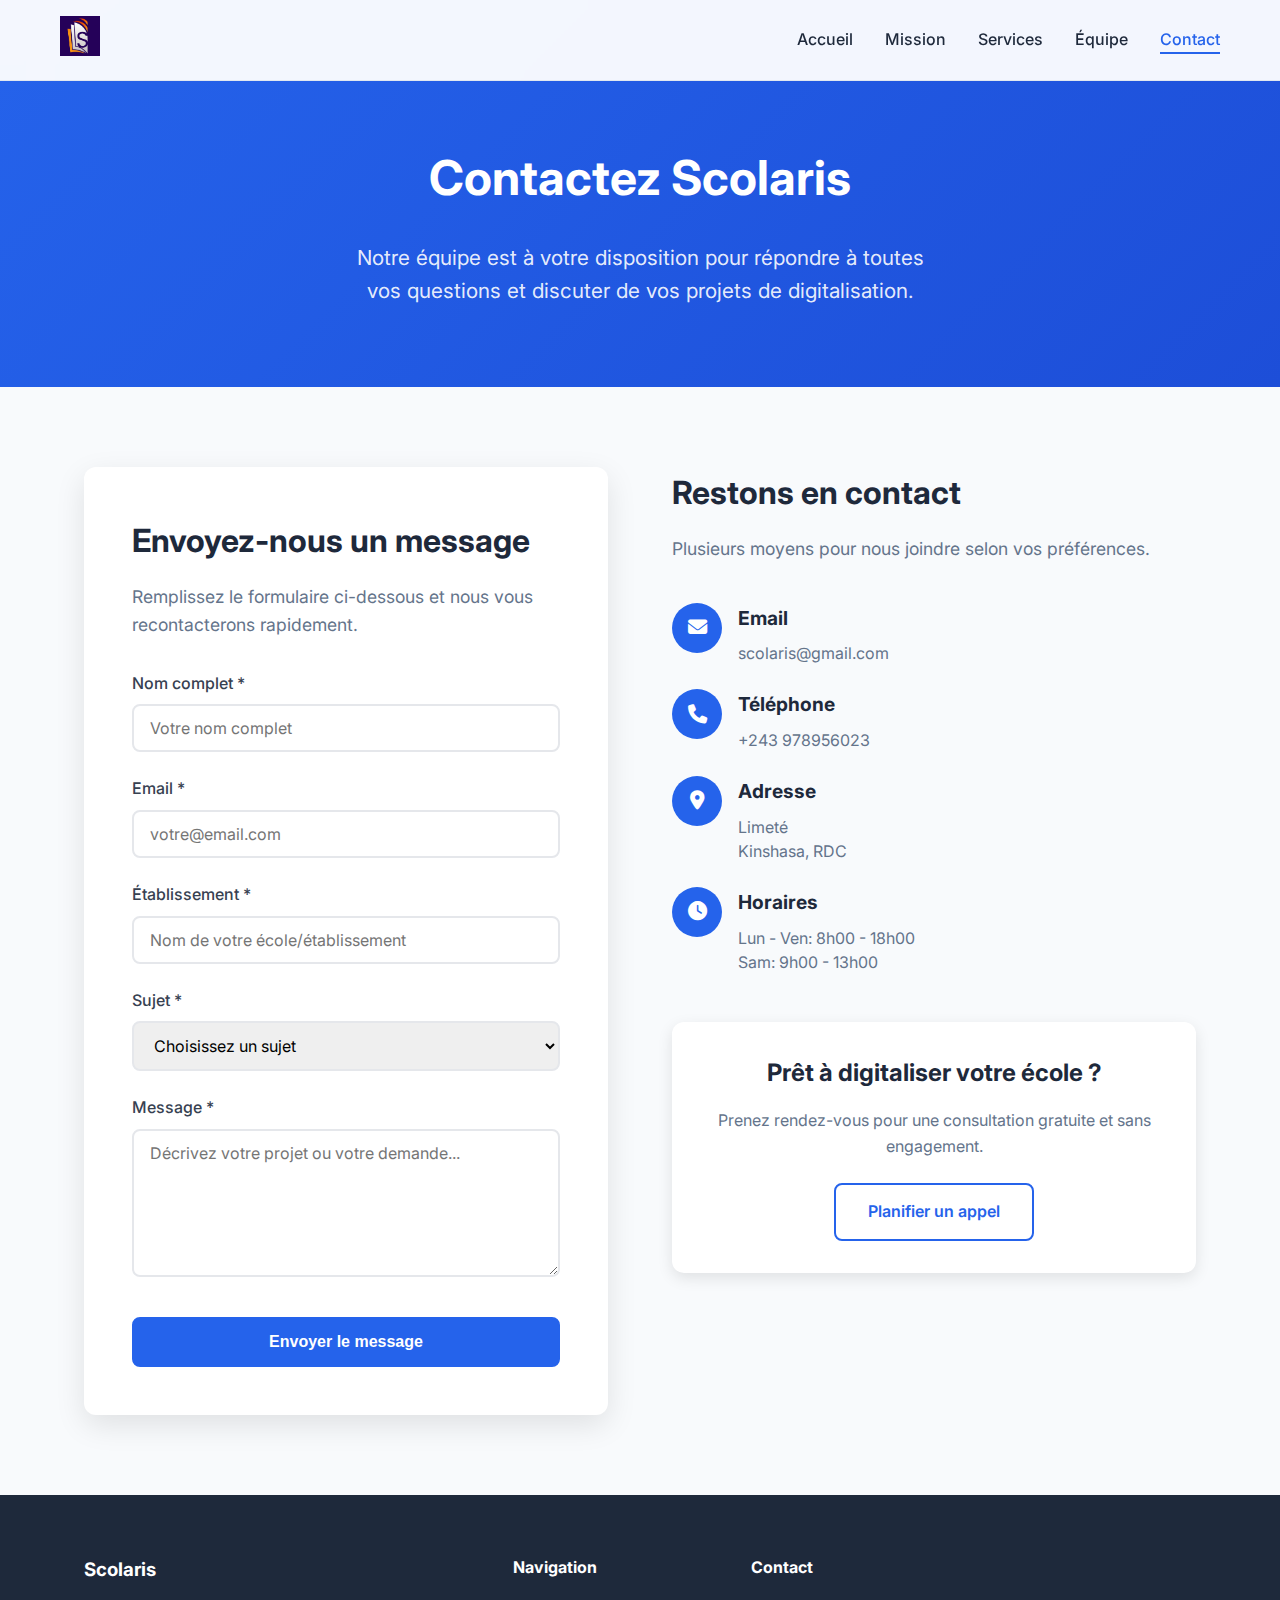
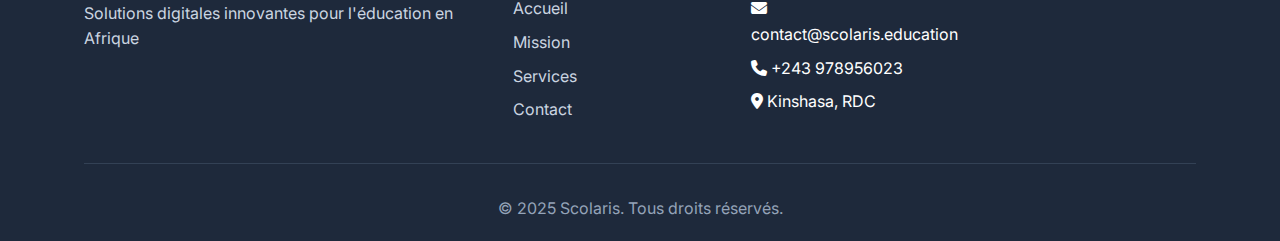
<file: contact.html>
<!DOCTYPE html>
<html lang="fr">
<head>
    <meta charset="UTF-8">
    <meta name="viewport" content="width=device-width, initial-scale=1.0">
    <title>Contact | Scolaris</title>
    <link rel="stylesheet" href="CSS/contact.css">
    <link href="https://fonts.googleapis.com/css2?family=Inter:wght@300;400;500;600;700&display=swap" rel="stylesheet">
    <link rel="stylesheet" href="https://cdnjs.cloudflare.com/ajax/libs/font-awesome/6.4.0/css/all.min.css">
</head>
<body>
    <nav class="navbar">
        <div class="nav-container">
            <div class="nav-logo">
                <a href="index.html">
                    <img src="IMG/logo.png" alt="Scolaris" class="logo">
                </a>
            </div>
            <ul class="nav-menu">
                <li><a href="index.html">Accueil</a></li>
                <li><a href="index.html#mission">Mission</a></li>
                <li><a href="index.html#services">Services</a></li>
                <li><a href="index.html#equipe">Équipe</a></li>
                <li><a href="contact.html" class="active">Contact</a></li>
            </ul>
            <div class="menu-toggle">
                <span></span>
                <span></span>
                <span></span>
            </div>
        </div>
    </nav>

    <section class="contact-hero">
        <div class="container">
            <div class="contact-hero-content">
                <h1>Contactez Scolaris</h1>
                <p class="hero-subtitle">
                    Notre équipe est à votre disposition pour répondre à toutes vos questions 
                    et discuter de vos projets de digitalisation.
                </p>
            </div>
        </div>
    </section>

    <section class="contact-content">
        <div class="container">
            <div class="contact-grid">
                <div class="contact-form-section">
                    <h2>Envoyez-nous un message</h2>
                    <p class="form-subtitle">
                        Remplissez le formulaire ci-dessous et nous vous recontacterons rapidement.
                    </p>

                    <form class="contact-form">
                        <div class="form-group">
                            <label for="name">Nom complet *</label>
                            <input type="text" id="name" name="name" placeholder="Votre nom complet" required>
                        </div>

                        <div class="form-group">
                            <label for="email">Email *</label>
                            <input type="email" id="email" name="email" placeholder="votre@email.com" required>
                        </div>

                        <div class="form-group">
                            <label for="school">Établissement *</label>
                            <input type="text" id="school" name="school" placeholder="Nom de votre école/établissement" required>
                        </div>

                        <div class="form-group">
                            <label for="subject">Sujet *</label>
                            <select id="subject" name="subject" required>
                                <option value="">Choisissez un sujet</option>
                                <option value="demo">Demande de démonstration</option>
                                <option value="partnership">Partenariat</option>
                                <option value="information">Demande d'information</option>
                                <option value="support">Support technique</option>
                                <option value="other">Autre</option>
                            </select>
                        </div>

                        <div class="form-group">
                            <label for="message">Message *</label>
                            <textarea id="message" name="message" placeholder="Décrivez votre projet ou votre demande..." rows="6" required></textarea>
                        </div>

                        <button type="submit" class="btn btn-primary btn-full">Envoyer le message</button>
                    </form>
                </div>

                <div class="contact-info-section">
                    <h2>Restons en contact</h2>
                    <p>Plusieurs moyens pour nous joindre selon vos préférences.</p>

                    <div class="contact-methods">
                        <div class="contact-method">
                            <div class="method-icon">
                                <i class="fas fa-envelope"></i>
                            </div>
                            <div class="method-info">
                                <h4>Email</h4>
                                <p>scolaris@gmail.com</p>
                            </div>
                        </div>

                        <div class="contact-method">
                            <div class="method-icon">
                                <i class="fas fa-phone"></i>
                            </div>
                            <div class="method-info">
                                <h4>Téléphone</h4>
                                <p>+243 978956023</p>
                            </div>
                        </div>

                        <div class="contact-method">
                            <div class="method-icon">
                                <i class="fas fa-map-marker-alt"></i>
                            </div>
                            <div class="method-info">
                                <h4>Adresse</h4>
                                <p>Limeté<br>Kinshasa, RDC</p>
                            </div>
                        </div>

                        <div class="contact-method">
                            <div class="method-icon">
                                <i class="fas fa-clock"></i>
                            </div>
                            <div class="method-info">
                                <h4>Horaires</h4>
                                <p>Lun - Ven: 8h00 - 18h00<br>Sam: 9h00 - 13h00</p>
                            </div>
                        </div>
                    </div>

                    <div class="contact-cta">
                        <h3>Prêt à digitaliser votre école ?</h3>
                        <p>Prenez rendez-vous pour une consultation gratuite et sans engagement.</p>
                        <a href="" class="btn btn-secondary">Planifier un appel</a>
                    </div>
                </div>
            </div>
        </div>
    </section>

    <footer class="footer">
        <div class="container">
            <div class="footer-content">
                <div class="footer-section">
                    <h3>Scolaris</h3>
                    <p>Solutions digitales innovantes pour l'éducation en Afrique</p>
                </div>
                
                <div class="footer-section">
                    <h4>Navigation</h4>
                    <ul>
                        <li><a href="#accueil">Accueil</a></li>
                        <li><a href="#mission">Mission</a></li>
                        <li><a href="#services">Services</a></li>
                        <li><a href="contact.html">Contact</a></li>
                    </ul>
                </div>

                <div class="footer-section">
                    <h4>Contact</h4>
                    <ul>
                        <li><i class="fas fa-envelope"></i> contact@scolaris.education</li>
                        <li><i class="fas fa-phone"></i> +243 978956023</li>
                        <li><i class="fas fa-map-marker-alt"></i> Kinshasa, RDC</li>
                    </ul>
                </div>
            </div>
            
            <div class="footer-bottom">
                <p>&copy; 2025 Scolaris. Tous droits réservés.</p>
            </div>
        </div>
    </footer>

    <script src="JS/script.js"></script>
</file>
<file: CSS/contact.css>
* {
    margin: 0;
    padding: 0;
    box-sizing: border-box;
}

body {
    font-family: 'Inter', sans-serif;
    line-height: 1.6;
    color: #1e293b;
    background: #f8fafc;
}

html {
    scroll-behavior: smooth;
}

.container {
    width: 90%;
    max-width: 1200px;
    margin: 0 auto;
    padding: 0 20px;
}

/* Navigation */
.navbar {
    position: fixed;
    top: 0;
    width: 100%;
    background: rgba(255, 255, 255, 0.95);
    backdrop-filter: blur(10px);
    z-index: 1000;
    padding: 1rem 0;
    border-bottom: 1px solid #e2e8f0;
}

.nav-container {
    display: flex;
    justify-content: space-between;
    align-items: center;
    max-width: 1200px;
    margin: 0 auto;
    padding: 0 20px;
}

.logo {
    height: 40px;
    width: auto;
}

.nav-menu {
    display: flex;
    list-style: none;
    gap: 2rem;
}

.nav-menu a {
    text-decoration: none;
    color: #1e293b;
    font-weight: 500;
    transition: color 0.3s;
    position: relative;
}

.nav-menu a:hover {
    color: #2563eb;
}

.nav-menu a.active {
    color: #2563eb;
}

.nav-menu a.active::after {
    content: '';
    position: absolute;
    bottom: -5px;
    left: 0;
    width: 100%;
    height: 2px;
    background: #2563eb;
}

.menu-toggle {
    display: none;
    flex-direction: column;
    cursor: pointer;
}

.menu-toggle span {
    width: 25px;
    height: 3px;
    background: #1e293b;
    margin: 3px 0;
    transition: 0.3s;
}

/* Contact Hero */
.contact-hero {
    padding: 140px 0 80px;
    background: linear-gradient(135deg, #2563eb, #1d4ed8);
    color: white;
    text-align: center;
}

.contact-hero h1 {
    font-size: 3rem;
    margin-bottom: 1.5rem;
    color: white;
}

.hero-subtitle {
    color: rgba(255, 255, 255, 0.9);
    font-size: 1.3rem;
    max-width: 600px;
    margin: 0 auto;
    line-height: 1.6;
}

/* Contact Content */
.contact-content {
    padding: 80px 0;
    background: #f8fafc;
}

.contact-grid {
    display: grid;
    grid-template-columns: 1fr 1fr;
    gap: 4rem;
    align-items: start;
}

.contact-form-section {
    background: white;
    padding: 3rem;
    border-radius: 12px;
    box-shadow: 0 10px 30px rgba(0, 0, 0, 0.1);
}

.contact-form-section h2 {
    text-align: left;
    margin-bottom: 1rem;
    color: #1e293b;
    font-size: 2rem;
}

.form-subtitle {
    color: #64748b;
    margin-bottom: 2rem;
    line-height: 1.6;
    font-size: 1.1rem;
}

.contact-form {
    display: flex;
    flex-direction: column;
    gap: 1.5rem;
}

.form-group {
    display: flex;
    flex-direction: column;
}

.form-group label {
    font-weight: 500;
    margin-bottom: 0.5rem;
    color: #374151;
}

.form-group input,
.form-group select,
.form-group textarea {
    padding: 12px 16px;
    border: 2px solid #e5e7eb;
    border-radius: 8px;
    font-size: 1rem;
    transition: border-color 0.3s;
    font-family: inherit;
}

.form-group input:focus,
.form-group select:focus,
.form-group textarea:focus {
    outline: none;
    border-color: #2563eb;
}

.form-group textarea {
    resize: vertical;
    min-height: 120px;
}

/* Buttons */
.btn {
    display: inline-block;
    padding: 14px 32px;
    border-radius: 8px;
    text-decoration: none;
    font-weight: 600;
    transition: all 0.3s;
    border: 2px solid;
    font-size: 1rem;
    text-align: center;
    cursor: pointer;
}

.btn-primary {
    background: #2563eb;
    color: white;
    border-color: #2563eb;
}

.btn-primary:hover {
    background: #1d4ed8;
    transform: translateY(-2px);
    box-shadow: 0 10px 20px rgba(37, 99, 235, 0.3);
}

.btn-secondary {
    background: transparent;
    color: #2563eb;
    border-color: #2563eb;
}

.btn-secondary:hover {
    background: #2563eb;
    color: white;
    transform: translateY(-2px);
}

.btn-full {
    width: 100%;
    margin-top: 1rem;
}

/* Contact Info Section */
.contact-info-section h2 {
    text-align: left;
    margin-bottom: 1rem;
    color: #1e293b;
    font-size: 2rem;
}

.contact-info-section > p {
    color: #64748b;
    margin-bottom: 2.5rem;
    line-height: 1.6;
    font-size: 1.1rem;
}

.contact-methods {
    display: flex;
    flex-direction: column;
    gap: 1.5rem;
    margin-bottom: 3rem;
}

.contact-method {
    display: flex;
    align-items: flex-start;
    gap: 1rem;
}

.method-icon {
    width: 50px;
    height: 50px;
    background: #2563eb;
    border-radius: 50%;
    display: flex;
    align-items: center;
    justify-content: center;
    flex-shrink: 0;
}

.method-icon i {
    color: white;
    font-size: 1.2rem;
}

.method-info h4 {
    margin-bottom: 0.5rem;
    color: #1e293b;
    font-size: 1.2rem;
}

.method-info p {
    color: #64748b;
    line-height: 1.5;
}

.contact-cta {
    background: white;
    padding: 2rem;
    border-radius: 12px;
    text-align: center;
    box-shadow: 0 5px 15px rgba(0, 0, 0, 0.1);
}

.contact-cta h3 {
    margin-bottom: 1rem;
    color: #1e293b;
    font-size: 1.5rem;
}

.contact-cta p {
    color: #64748b;
    margin-bottom: 1.5rem;
    line-height: 1.6;
}

/* Footer */
.footer {
    background: #1e293b;
    color: white;
    padding: 60px 0 20px;
}

.footer-content {
    display: grid;
    grid-template-columns: 2fr 1fr 1fr 1fr;
    gap: 3rem;
    margin-bottom: 2rem;
}

.footer-section h3,
.footer-section h4 {
    margin-bottom: 1rem;
    color: white;
}

.footer-section p {
    color: #cbd5e1;
    margin-bottom: 1.5rem;
    line-height: 1.6;
}

.footer-section ul {
    list-style: none;
}

.footer-section ul li {
    margin-bottom: 0.5rem;
}

.footer-section a {
    color: #cbd5e1;
    text-decoration: none;
    transition: color 0.3s;
}

.footer-section a:hover {
    color: white;
}

.footer-bottom {
    text-align: center;
    padding-top: 2rem;
    border-top: 1px solid #334155;
    color: #94a3b8;
}

.footer-bottom a {
    color: #94a3b8;
    text-decoration: none;
    margin: 0 10px;
}

.footer-bottom a:hover {
    color: white;
}

/* Responsive Design */
@media (max-width: 768px) {
    .menu-toggle {
        display: flex;
    }

    .nav-menu {
        position: fixed;
        left: -100%;
        top: 70px;
        flex-direction: column;
        background: white;
        width: 100%;
        text-align: center;
        transition: 0.3s;
        padding: 2rem 0;
        box-shadow: 0 10px 27px rgba(0, 0, 0, 0.05);
    }

    .nav-menu.active {
        left: 0;
    }

    .contact-hero h1 {
        font-size: 2.5rem;
    }

    .hero-subtitle {
        font-size: 1.1rem;
    }

    .contact-grid {
        grid-template-columns: 1fr;
        gap: 2rem;
    }

    .contact-form-section {
        padding: 2rem;
    }

    .footer-content {
        grid-template-columns: 1fr;
        gap: 2rem;
    }
}

@media (max-width: 480px) {
    .container {
        width: 95%;
        padding: 0 15px;
    }

    .contact-hero {
        padding: 120px 0 60px;
    }

    .contact-hero h1 {
        font-size: 2rem;
    }

    .contact-form-section {
        padding: 1.5rem;
    }

    .contact-method {
        flex-direction: column;
        text-align: center;
        gap: 0.5rem;
    }

    .method-icon {
        align-self: center;
    }
}
</file>
